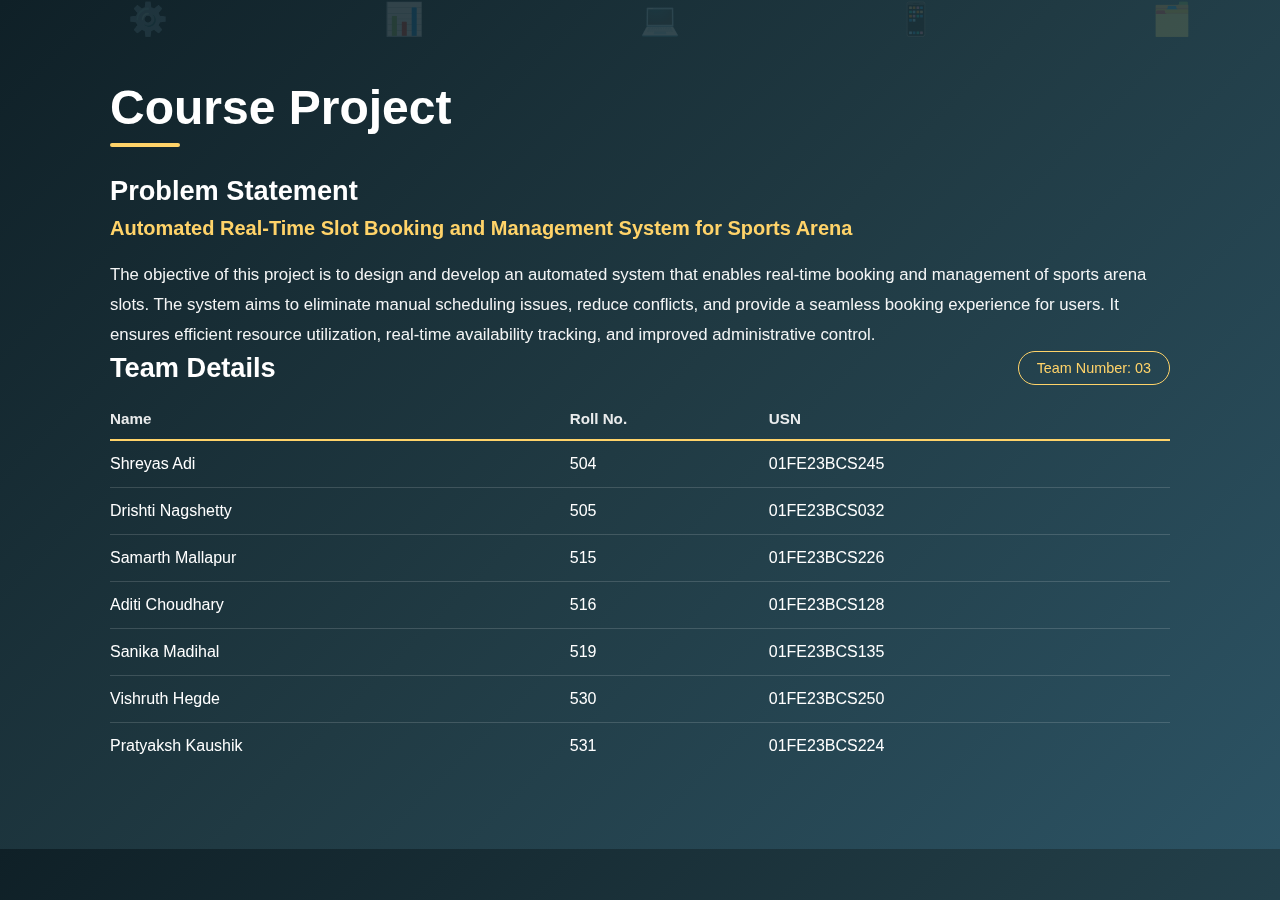
<file: index.html>
<!DOCTYPE html>
<html lang="en">
<head>
    <meta charset="UTF-8">
    <title>Course Project</title>
    <link rel="stylesheet" href="style.css">
</head>
<body>

<!-- FLOATING ICONS -->
<div class="floating-icons">
    <span>⚙️</span>
    <span>📊</span>
    <span>💻</span>
    <span>📱</span>
    <span>🗂️</span>
</div>

<div class="container">

    <!-- MAIN HEADING -->
    <h1 class="page-title">Course Project</h1>

    <!-- PROBLEM STATEMENT CARD -->
    <div class="problem-card">
        <h2>Problem Statement</h2>
        <h3>
            Automated Real-Time Slot Booking and Management System for Sports Arena
        </h3>

        <p>
            The objective of this project is to design and develop an automated
            system that enables real-time booking and management of sports arena
            slots. The system aims to eliminate manual scheduling issues, reduce
            conflicts, and provide a seamless booking experience for users.
            It ensures efficient resource utilization, real-time availability
            tracking, and improved administrative control.
        </p>
    </div>

    <!-- TEAM DETAILS -->
    <div class="team-section">
        <div class="team-header">
            <h2>Team Details</h2>
            <span class="team-badge">Team Number: 03</span>
        </div>

        <table>
            <thead>
                <tr>
                    <th>Name</th>
                    <th>Roll No.</th>
                    <th>USN</th>
                </tr>
            </thead>
            <tbody>
                <tr>
                    <td>Shreyas Adi</td>
                    <td>504</td>
                    <td>01FE23BCS245</td>
                </tr>
                <tr>
                    <td>Drishti Nagshetty</td>
                    <td>505</td>
                    <td>01FE23BCS032</td>
                </tr>
                <tr>
                    <td>Samarth Mallapur</td>
                    <td>515</td>
                    <td>01FE23BCS226</td>
                </tr>
                <tr>
                    <td>Aditi Choudhary</td>
                    <td>516</td>
                    <td>01FE23BCS128</td>
                </tr>
                <tr>
                    <td>Sanika Madihal</td>
                    <td>519</td>
                    <td>01FE23BCS135</td>
                </tr>
                <tr>
                    <td>Vishruth Hegde</td>
                    <td>530</td>
                    <td>01FE23BCS250</td>
                </tr>
                <tr>
                    <td>Pratyaksh Kaushik</td>
                    <td>531</td>
                    <td>01FE23BCS224</td>
                </tr>
            </tbody>
        </table>
    </div>

</div>

</body>
</html>
</file>
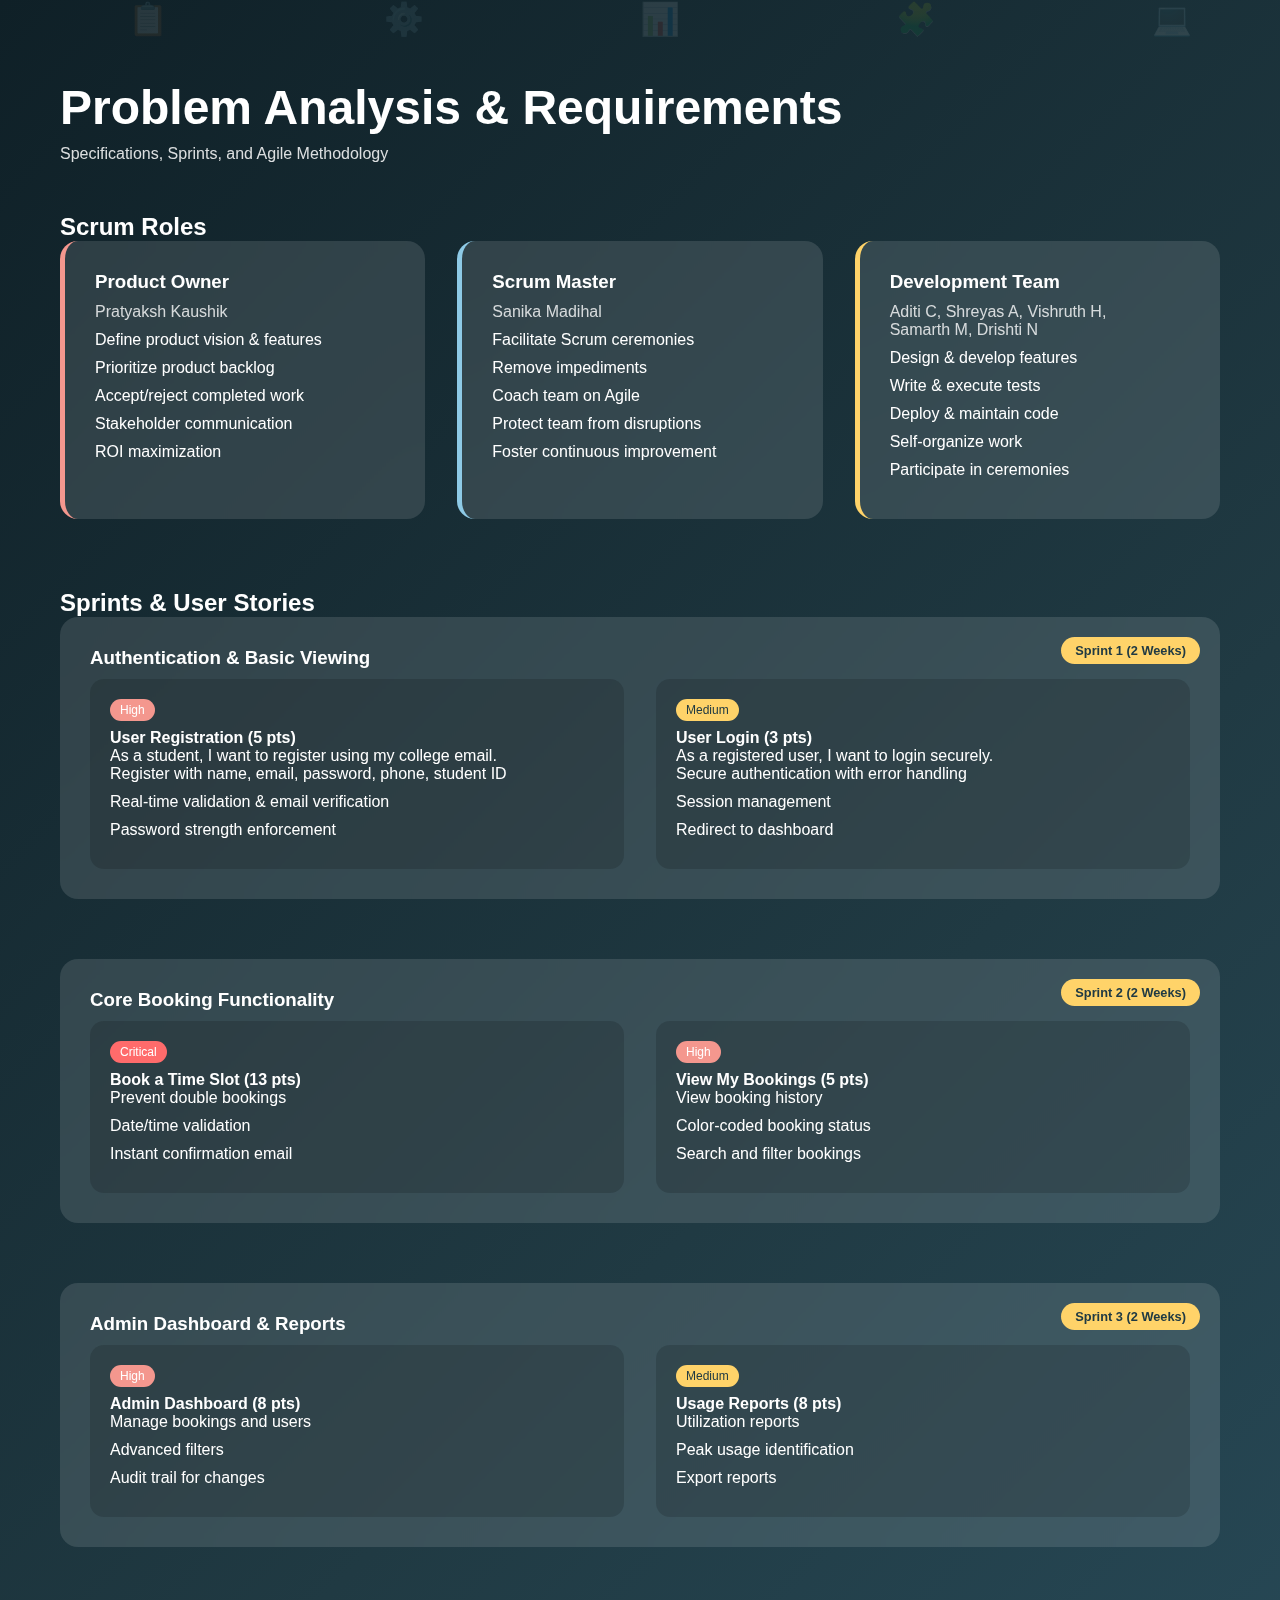
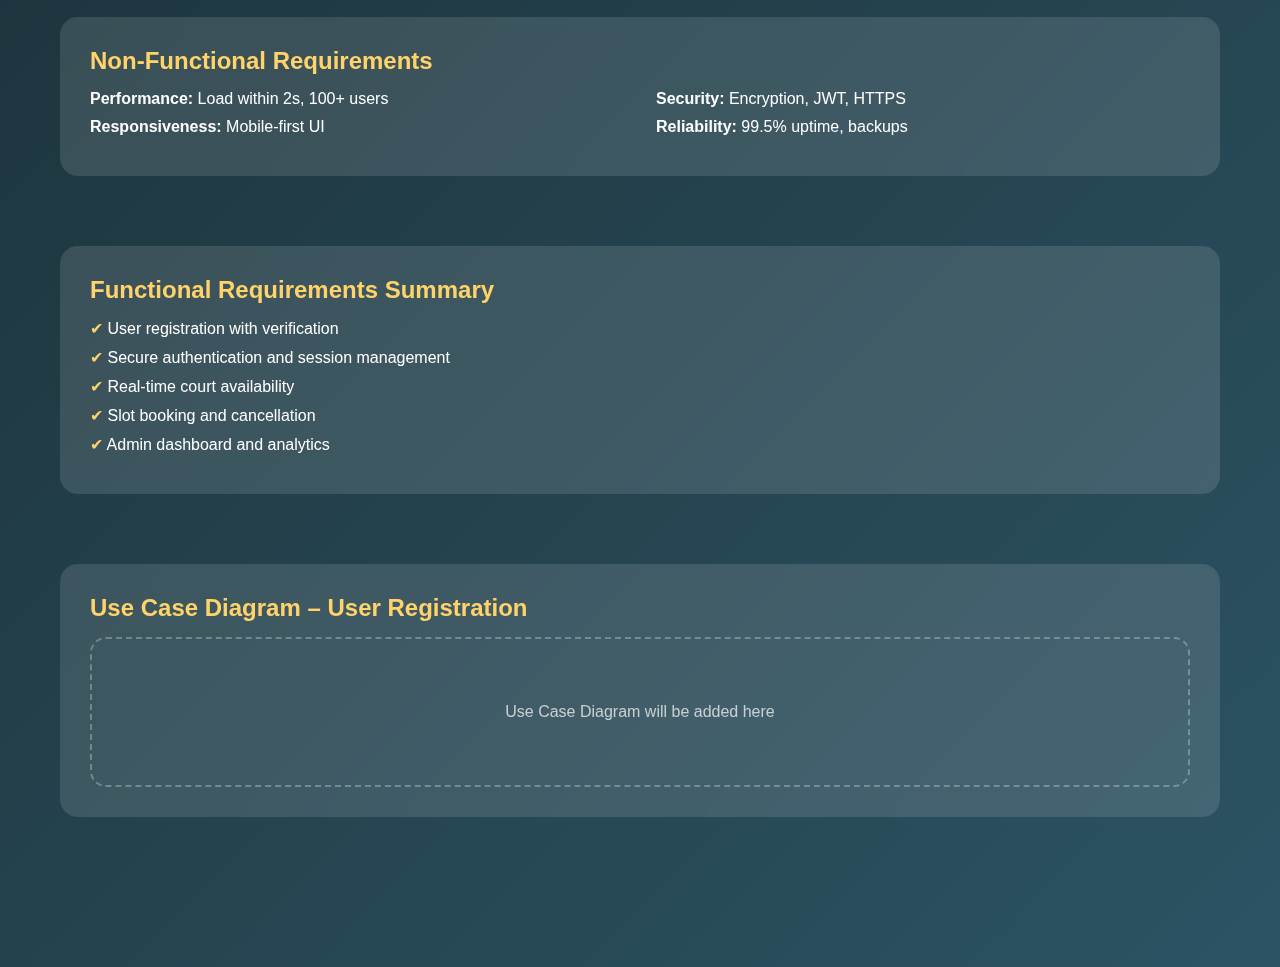
<file: problem-analysis.html>
<!DOCTYPE html>
<html lang="en">
<head>
    <meta charset="UTF-8">
    <title>Problem Analysis & Requirements</title>
    <meta name="viewport" content="width=device-width, initial-scale=1.0">
    <link rel="stylesheet" href="problem-analysis.css">
</head>
<body>

<!-- FLOATING ICONS -->
<div class="floating-icons">
    <span>📋</span>
    <span>⚙️</span>
    <span>📊</span>
    <span>🧩</span>
    <span>💻</span>
</div>

<div class="container">

    <!-- PAGE HEADING -->
    <h1 class="page-title">Problem Analysis & Requirements</h1>
    <p class="subtitle">Specifications, Sprints, and Agile Methodology</p>

    <!-- SCRUM ROLES -->
    <section class="section">
        <h2>Scrum Roles</h2>

        <div class="grid-three">
            <div class="card accent-red">
                <h3>Product Owner</h3>
                <p class="member">Pratyaksh Kaushik</p>
                <ul>
                    <li>Define product vision & features</li>
                    <li>Prioritize product backlog</li>
                    <li>Accept/reject completed work</li>
                    <li>Stakeholder communication</li>
                    <li>ROI maximization</li>
                </ul>
            </div>

            <div class="card accent-blue">
                <h3>Scrum Master</h3>
                <p class="member">Sanika Madihal</p>
                <ul>
                    <li>Facilitate Scrum ceremonies</li>
                    <li>Remove impediments</li>
                    <li>Coach team on Agile</li>
                    <li>Protect team from disruptions</li>
                    <li>Foster continuous improvement</li>
                </ul>
            </div>

            <div class="card accent-yellow">
                <h3>Development Team</h3>
                <p class="member">Aditi C, Shreyas A, Vishruth H,<br>Samarth M, Drishti N</p>
                <ul>
                    <li>Design & develop features</li>
                    <li>Write & execute tests</li>
                    <li>Deploy & maintain code</li>
                    <li>Self-organize work</li>
                    <li>Participate in ceremonies</li>
                </ul>
            </div>
        </div>
    </section>

    <!-- SPRINTS -->
    <section class="section">
        <h2>Sprints & User Stories</h2>

        <div class="card sprint">
            <span class="badge">Sprint 1 (2 Weeks)</span>
            <h3>Authentication & Basic Viewing</h3>

            <div class="grid-two">
                <div class="story">
                    <span class="priority high">High</span>
                    <h4>User Registration (5 pts)</h4>
                    <p>As a student, I want to register using my college email.</p>
                    <ul>
                        <li>Register with name, email, password, phone, student ID</li>
                        <li>Real-time validation & email verification</li>
                        <li>Password strength enforcement</li>
                    </ul>
                </div>

                <div class="story">
                    <span class="priority medium">Medium</span>
                    <h4>User Login (3 pts)</h4>
                    <p>As a registered user, I want to login securely.</p>
                    <ul>
                        <li>Secure authentication with error handling</li>
                        <li>Session management</li>
                        <li>Redirect to dashboard</li>
                    </ul>
                </div>
            </div>
        </div>

        <div class="card sprint">
            <span class="badge">Sprint 2 (2 Weeks)</span>
            <h3>Core Booking Functionality</h3>

            <div class="grid-two">
                <div class="story">
                    <span class="priority critical">Critical</span>
                    <h4>Book a Time Slot (13 pts)</h4>
                    <ul>
                        <li>Prevent double bookings</li>
                        <li>Date/time validation</li>
                        <li>Instant confirmation email</li>
                    </ul>
                </div>

                <div class="story">
                    <span class="priority high">High</span>
                    <h4>View My Bookings (5 pts)</h4>
                    <ul>
                        <li>View booking history</li>
                        <li>Color-coded booking status</li>
                        <li>Search and filter bookings</li>
                    </ul>
                </div>
            </div>
        </div>

        <div class="card sprint">
            <span class="badge">Sprint 3 (2 Weeks)</span>
            <h3>Admin Dashboard & Reports</h3>

            <div class="grid-two">
                <div class="story">
                    <span class="priority high">High</span>
                    <h4>Admin Dashboard (8 pts)</h4>
                    <ul>
                        <li>Manage bookings and users</li>
                        <li>Advanced filters</li>
                        <li>Audit trail for changes</li>
                    </ul>
                </div>

                <div class="story">
                    <span class="priority medium">Medium</span>
                    <h4>Usage Reports (8 pts)</h4>
                    <ul>
                        <li>Utilization reports</li>
                        <li>Peak usage identification</li>
                        <li>Export reports</li>
                    </ul>
                </div>
            </div>
        </div>
    </section>

    <!-- NON FUNCTIONAL REQUIREMENTS -->
    <section class="section">
        <div class="card highlight-card">
            <h2>Non-Functional Requirements</h2>

            <div class="grid-two">
                <ul>
                    <li><strong>Performance:</strong> Load within 2s, 100+ users</li>
                    <li><strong>Responsiveness:</strong> Mobile-first UI</li>
                </ul>
                <ul>
                    <li><strong>Security:</strong> Encryption, JWT, HTTPS</li>
                    <li><strong>Reliability:</strong> 99.5% uptime, backups</li>
                </ul>
            </div>
        </div>
    </section>

    <!-- FUNCTIONAL SUMMARY -->
    <section class="section">
        <div class="card">
            <h2>Functional Requirements Summary</h2>
            <ul class="checklist">
                <li>User registration with verification</li>
                <li>Secure authentication and session management</li>
                <li>Real-time court availability</li>
                <li>Slot booking and cancellation</li>
                <li>Admin dashboard and analytics</li>
            </ul>
        </div>
    </section>

    <!-- USE CASE DIAGRAM SPACE -->
    <section class="section">
        <div class="card diagram-card">
            <h2>Use Case Diagram – User Registration</h2>
            <div class="diagram-placeholder">
                <p>Use Case Diagram will be added here</p>
            </div>
        </div>
    </section>

</div>

</body>
</html>
</file>
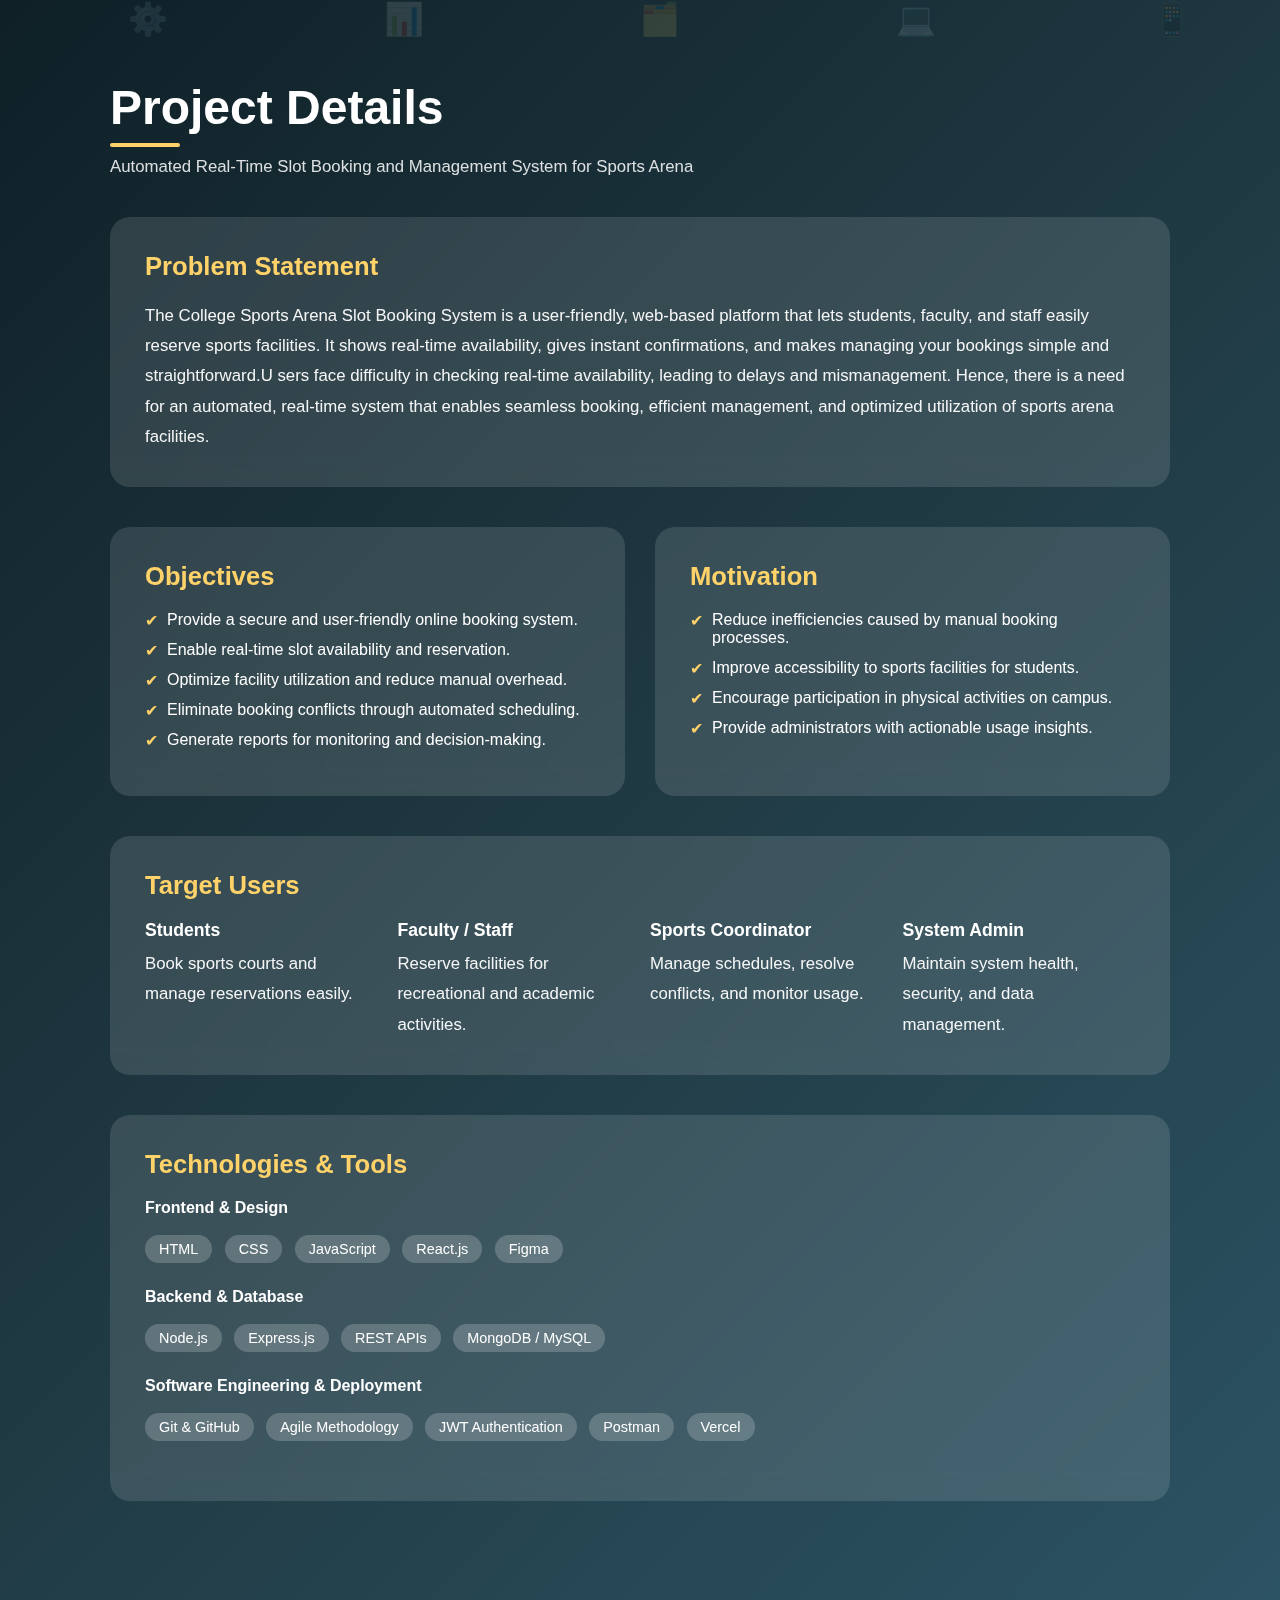
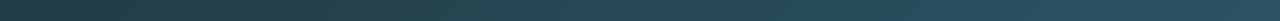
<file: project-details.html>
<!DOCTYPE html>
<html lang="en">
<head>
    <meta charset="UTF-8">
    <title>📘Project Details</title>
    <meta name="viewport" content="width=device-width, initial-scale=1.0">
    <link rel="stylesheet" href="project-details.css">
</head>
<body>

<!-- FLOATING ICONS -->
<div class="floating-icons">
    <span>⚙️</span>
    <span>📊</span>
    <span>🗂️</span>
    <span>💻</span>
    <span>📱</span>
</div>

<div class="container">

    <!-- MAIN HEADING -->
    <h1 class="page-title">Project Details</h1>
    <p class="subtitle">
        Automated Real-Time Slot Booking and Management System for Sports Arena
    </p>

    <!-- PROBLEM STATEMENT -->
    <section class="card problem-card">
        <h2>Problem Statement</h2>
        <p>
          The College Sports 
          Arena Slot Booking System is a user-friendly, web-based platform that lets 
          students, faculty, and staff easily reserve sports facilities. It shows real-time 
          availability, gives instant confirmations, and makes managing your bookings simple
          and straightforward.U sers face difficulty
            in checking real-time availability, leading to delays and mismanagement.
            Hence, there is a need for an automated, real-time system that enables
            seamless booking, efficient management, and optimized utilization of
            sports arena facilities.
        </p>
    </section>

    <!-- OBJECTIVES & MOTIVATION -->
    <div class="grid-two">

        <!-- OBJECTIVES -->
        <section class="card">
            <h2>Objectives</h2>
            <ul class="list">
                <li>Provide a secure and user-friendly online booking system.</li>
                <li>Enable real-time slot availability and reservation.</li>
                <li>Optimize facility utilization and reduce manual overhead.</li>
                <li>Eliminate booking conflicts through automated scheduling.</li>
                <li>Generate reports for monitoring and decision-making.</li>
            </ul>
        </section>

        <!-- MOTIVATION -->
        <section class="card">
            <h2>Motivation</h2>
            <ul class="list">
                <li>Reduce inefficiencies caused by manual booking processes.</li>
                <li>Improve accessibility to sports facilities for students.</li>
                <li>Encourage participation in physical activities on campus.</li>
                <li>Provide administrators with actionable usage insights.</li>
            </ul>
        </section>

    </div>

    <!-- TARGET USERS -->
    <section class="card">
        <h2>Target Users</h2>
        <div class="grid-four">
            <div class="user-box">
                <h3>Students</h3>
                <p>Book sports courts and manage reservations easily.</p>
            </div>
            <div class="user-box">
                <h3>Faculty / Staff</h3>
                <p>Reserve facilities for recreational and academic activities.</p>
            </div>
            <div class="user-box">
                <h3>Sports Coordinator</h3>
                <p>Manage schedules, resolve conflicts, and monitor usage.</p>
            </div>
            <div class="user-box">
                <h3>System Admin</h3>
                <p>Maintain system health, security, and data management.</p>
            </div>
        </div>
    </section>

    <!-- TECHNOLOGIES -->
    <section class="card">
        <h2>Technologies & Tools</h2>

        <div class="tech-group">
            <h4>Frontend & Design</h4>
            <div class="tags">
                <span>HTML</span>
                <span>CSS</span>
                <span>JavaScript</span>
                <span>React.js</span>
                <span>Figma</span>
            </div>
        </div>

        <div class="tech-group">
            <h4>Backend & Database</h4>
            <div class="tags">
                <span>Node.js</span>
                <span>Express.js</span>
                <span>REST APIs</span>
                <span>MongoDB / MySQL</span>
            </div>
        </div>

        <div class="tech-group">
            <h4>Software Engineering & Deployment</h4>
            <div class="tags">
                <span>Git & GitHub</span>
                <span>Agile Methodology</span>
                <span>JWT Authentication</span>
                <span>Postman</span>
                <span>Vercel</span>
            </div>
        </div>
    </section>

</div>

</body>
</html>
</file>
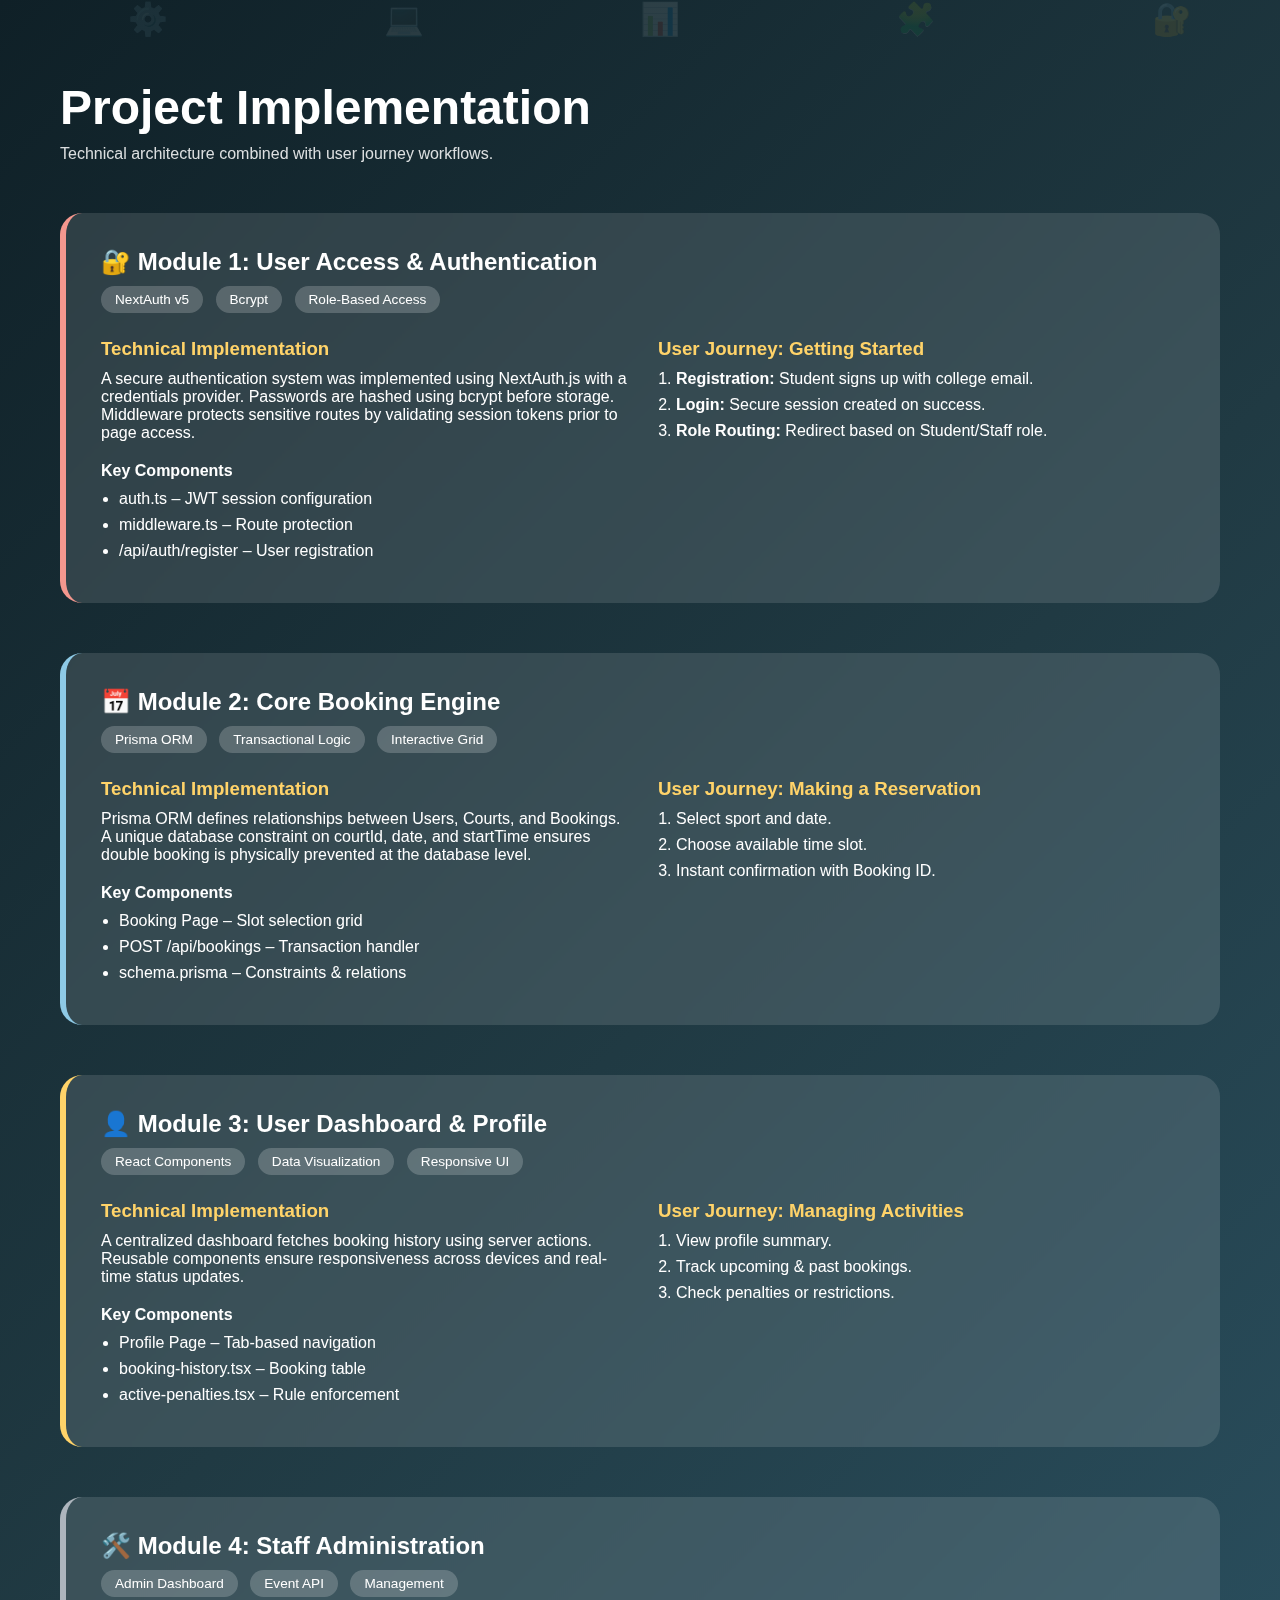
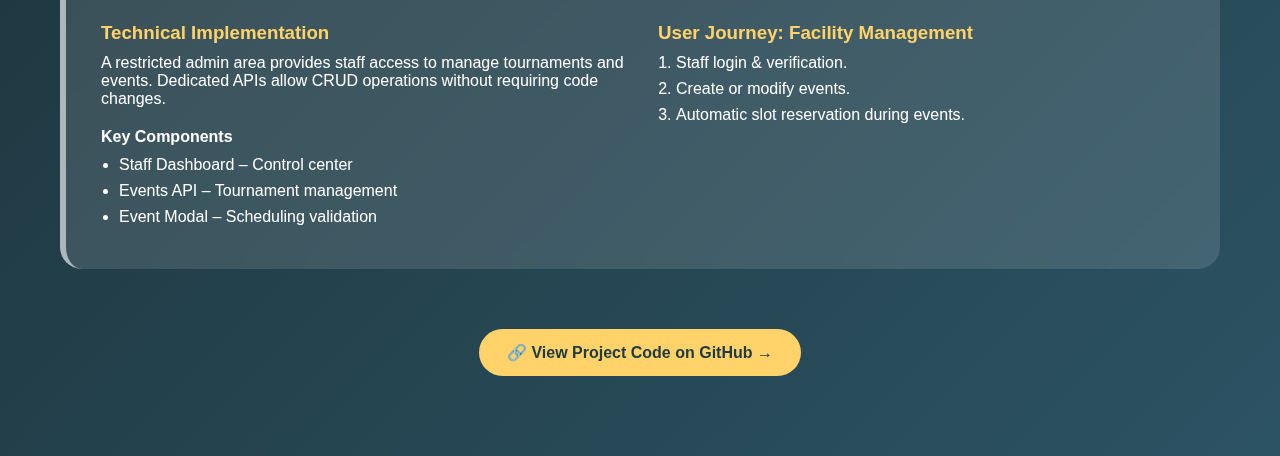
<file: project-implementation.html>
<!DOCTYPE html>
<html lang="en">
<head>
    <meta charset="UTF-8">
    <title>⚙️Project Implementation</title>
    <meta name="viewport" content="width=device-width, initial-scale=1.0">
    <link rel="stylesheet" href="project-implementation.css">
</head>
<body>

<!-- FLOATING ICONS -->
<div class="floating-icons">
    <span>⚙️</span>
    <span>💻</span>
    <span>📊</span>
    <span>🧩</span>
    <span>🔐</span>
</div>

<div class="container">

    <!-- PAGE HEADER -->
    <h1 class="page-title">Project Implementation</h1>
    <p class="subtitle">
        Technical architecture combined with user journey workflows.
    </p>

    <!-- MODULE 1 -->
    <section class="module red">
        <div class="module-header">
            <h2>🔐 Module 1: User Access & Authentication</h2>
            <div class="tags">
                <span>NextAuth v5</span>
                <span>Bcrypt</span>
                <span>Role-Based Access</span>
            </div>
        </div>

        <div class="grid-two">
            <div>
                <h3>Technical Implementation</h3>
                <p>
                    A secure authentication system was implemented using NextAuth.js
                    with a credentials provider. Passwords are hashed using bcrypt
                    before storage. Middleware protects sensitive routes by validating
                    session tokens prior to page access.
                </p>

                <h4>Key Components</h4>
                <ul>
                    <li><code>auth.ts</code> – JWT session configuration</li>
                    <li><code>middleware.ts</code> – Route protection</li>
                    <li><code>/api/auth/register</code> – User registration</li>
                </ul>
            </div>

            <div>
                <h3>User Journey: Getting Started</h3>
                <ol>
                    <li><strong>Registration:</strong> Student signs up with college email.</li>
                    <li><strong>Login:</strong> Secure session created on success.</li>
                    <li><strong>Role Routing:</strong> Redirect based on Student/Staff role.</li>
                </ol>
            </div>
        </div>
    </section>

    <!-- MODULE 2 -->
    <section class="module blue">
        <div class="module-header">
            <h2>📅 Module 2: Core Booking Engine</h2>
            <div class="tags">
                <span>Prisma ORM</span>
                <span>Transactional Logic</span>
                <span>Interactive Grid</span>
            </div>
        </div>

        <div class="grid-two">
            <div>
                <h3>Technical Implementation</h3>
                <p>
                    Prisma ORM defines relationships between Users, Courts, and Bookings.
                    A unique database constraint on courtId, date, and startTime ensures
                    double booking is physically prevented at the database level.
                </p>

                <h4>Key Components</h4>
                <ul>
                    <li>Booking Page – Slot selection grid</li>
                    <li><code>POST /api/bookings</code> – Transaction handler</li>
                    <li><code>schema.prisma</code> – Constraints & relations</li>
                </ul>
            </div>

            <div>
                <h3>User Journey: Making a Reservation</h3>
                <ol>
                    <li>Select sport and date.</li>
                    <li>Choose available time slot.</li>
                    <li>Instant confirmation with Booking ID.</li>
                </ol>
            </div>
        </div>
    </section>

    <!-- MODULE 3 -->
    <section class="module yellow">
        <div class="module-header">
            <h2>👤 Module 3: User Dashboard & Profile</h2>
            <div class="tags">
                <span>React Components</span>
                <span>Data Visualization</span>
                <span>Responsive UI</span>
            </div>
        </div>

        <div class="grid-two">
            <div>
                <h3>Technical Implementation</h3>
                <p>
                    A centralized dashboard fetches booking history using server actions.
                    Reusable components ensure responsiveness across devices and
                    real-time status updates.
                </p>

                <h4>Key Components</h4>
                <ul>
                    <li>Profile Page – Tab-based navigation</li>
                    <li>booking-history.tsx – Booking table</li>
                    <li>active-penalties.tsx – Rule enforcement</li>
                </ul>
            </div>

            <div>
                <h3>User Journey: Managing Activities</h3>
                <ol>
                    <li>View profile summary.</li>
                    <li>Track upcoming & past bookings.</li>
                    <li>Check penalties or restrictions.</li>
                </ol>
            </div>
        </div>
    </section>

    <!-- MODULE 4 -->
    <section class="module gray">
        <div class="module-header">
            <h2>🛠️ Module 4: Staff Administration</h2>
            <div class="tags">
                <span>Admin Dashboard</span>
                <span>Event API</span>
                <span>Management</span>
            </div>
        </div>

        <div class="grid-two">
            <div>
                <h3>Technical Implementation</h3>
                <p>
                    A restricted admin area provides staff access to manage tournaments
                    and events. Dedicated APIs allow CRUD operations without requiring
                    code changes.
                </p>

                <h4>Key Components</h4>
                <ul>
                    <li>Staff Dashboard – Control center</li>
                    <li>Events API – Tournament management</li>
                    <li>Event Modal – Scheduling validation</li>
                </ul>
            </div>

            <div>
                <h3>User Journey: Facility Management</h3>
                <ol>
                    <li>Staff login & verification.</li>
                    <li>Create or modify events.</li>
                    <li>Automatic slot reservation during events.</li>
                </ol>
            </div>
        </div>
    </section>

    <!-- GITHUB BUTTON -->
    <div class="github-link">
        <a href="https://github.com/hegdev13/sports-arena-court-booking" target="_blank">
            🔗 View Project Code on GitHub →
        </a>
    </div>

</div>

</body>
</html>
</file>
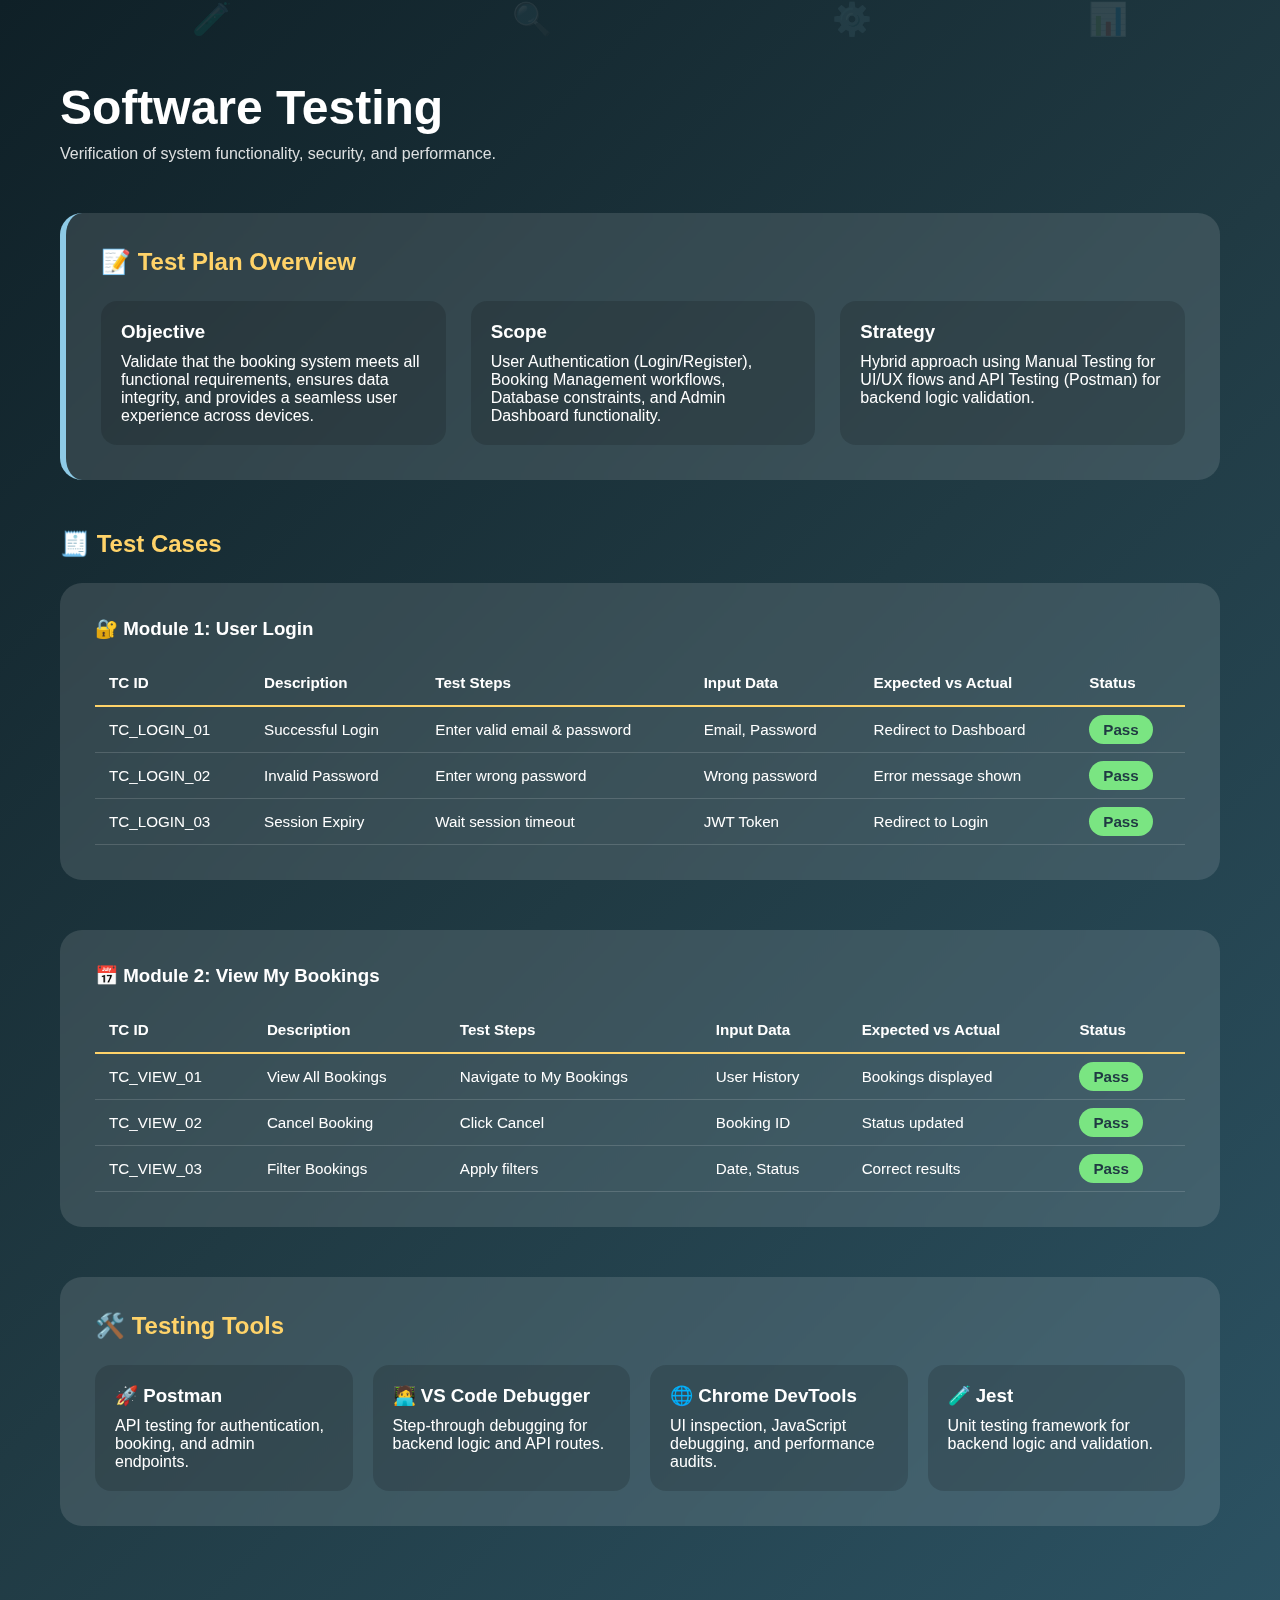
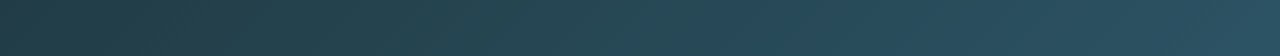
<file: software-testing.html>
<!DOCTYPE html>
<html lang="en">
<head>
    <meta charset="UTF-8">
    <title>🧪Software Testing</title>
    <meta name="viewport" content="width=device-width, initial-scale=1.0">
    <link rel="stylesheet" href="software-testing.css">
</head>
<body>

<!-- FLOATING ICONS -->
<div class="floating-icons">
    <span>🧪</span>
    <span>🔍</span>
    <span>⚙️</span>
    <span>📊</span>
</div>

<div class="container">

    <!-- PAGE HEADER -->
    <h1 class="page-title">Software Testing</h1>
    <p class="subtitle">
        Verification of system functionality, security, and performance.
    </p>

    <!-- TEST PLAN OVERVIEW -->
    <section class="card plan">
        <h2>📝 Test Plan Overview</h2>

        <div class="grid-three">
            <div class="mini-card">
                <h3>Objective</h3>
                <p>
                    Validate that the booking system meets all functional
                    requirements, ensures data integrity, and provides a
                    seamless user experience across devices.
                </p>
            </div>

            <div class="mini-card">
                <h3>Scope</h3>
                <p>
                    User Authentication (Login/Register), Booking Management
                    workflows, Database constraints, and Admin Dashboard
                    functionality.
                </p>
            </div>

            <div class="mini-card">
                <h3>Strategy</h3>
                <p>
                    Hybrid approach using Manual Testing for UI/UX flows and
                    API Testing (Postman) for backend logic validation.
                </p>
            </div>
        </div>
    </section>

    <!-- TEST CASES -->
    <section class="section">
        <h2>🧾 Test Cases</h2>

        <!-- MODULE 1 -->
        <div class="card">
            <h3>🔐 Module 1: User Login</h3>

            <table>
                <thead>
                    <tr>
                        <th>TC ID</th>
                        <th>Description</th>
                        <th>Test Steps</th>
                        <th>Input Data</th>
                        <th>Expected vs Actual</th>
                        <th>Status</th>
                    </tr>
                </thead>
                <tbody>
                    <tr>
                        <td>TC_LOGIN_01</td>
                        <td>Successful Login</td>
                        <td>Enter valid email & password</td>
                        <td>Email, Password</td>
                        <td>Redirect to Dashboard</td>
                        <td><span class="pass">Pass</span></td>
                    </tr>
                    <tr>
                        <td>TC_LOGIN_02</td>
                        <td>Invalid Password</td>
                        <td>Enter wrong password</td>
                        <td>Wrong password</td>
                        <td>Error message shown</td>
                        <td><span class="pass">Pass</span></td>
                    </tr>
                    <tr>
                        <td>TC_LOGIN_03</td>
                        <td>Session Expiry</td>
                        <td>Wait session timeout</td>
                        <td>JWT Token</td>
                        <td>Redirect to Login</td>
                        <td><span class="pass">Pass</span></td>
                    </tr>
                </tbody>
            </table>
        </div>

        <!-- MODULE 2 -->
        <div class="card">
            <h3>📅 Module 2: View My Bookings</h3>

            <table>
                <thead>
                    <tr>
                        <th>TC ID</th>
                        <th>Description</th>
                        <th>Test Steps</th>
                        <th>Input Data</th>
                        <th>Expected vs Actual</th>
                        <th>Status</th>
                    </tr>
                </thead>
                <tbody>
                    <tr>
                        <td>TC_VIEW_01</td>
                        <td>View All Bookings</td>
                        <td>Navigate to My Bookings</td>
                        <td>User History</td>
                        <td>Bookings displayed</td>
                        <td><span class="pass">Pass</span></td>
                    </tr>
                    <tr>
                        <td>TC_VIEW_02</td>
                        <td>Cancel Booking</td>
                        <td>Click Cancel</td>
                        <td>Booking ID</td>
                        <td>Status updated</td>
                        <td><span class="pass">Pass</span></td>
                    </tr>
                    <tr>
                        <td>TC_VIEW_03</td>
                        <td>Filter Bookings</td>
                        <td>Apply filters</td>
                        <td>Date, Status</td>
                        <td>Correct results</td>
                        <td><span class="pass">Pass</span></td>
                    </tr>
                </tbody>
            </table>
        </div>
    </section>

    <!-- TESTING TOOLS -->
    <section class="card tools">
        <h2>🛠️ Testing Tools</h2>

        <div class="grid-four">
            <div class="tool-card">
                <h3>🚀 Postman</h3>
                <p>API testing for authentication, booking, and admin endpoints.</p>
            </div>

            <div class="tool-card">
                <h3>🧑‍💻 VS Code Debugger</h3>
                <p>Step-through debugging for backend logic and API routes.</p>
            </div>

            <div class="tool-card">
                <h3>🌐 Chrome DevTools</h3>
                <p>UI inspection, JavaScript debugging, and performance audits.</p>
            </div>

            <div class="tool-card">
                <h3>🧪 Jest</h3>
                <p>Unit testing framework for backend logic and validation.</p>
            </div>
        </div>
    </section>

</div>

</body>
</html>
</file>
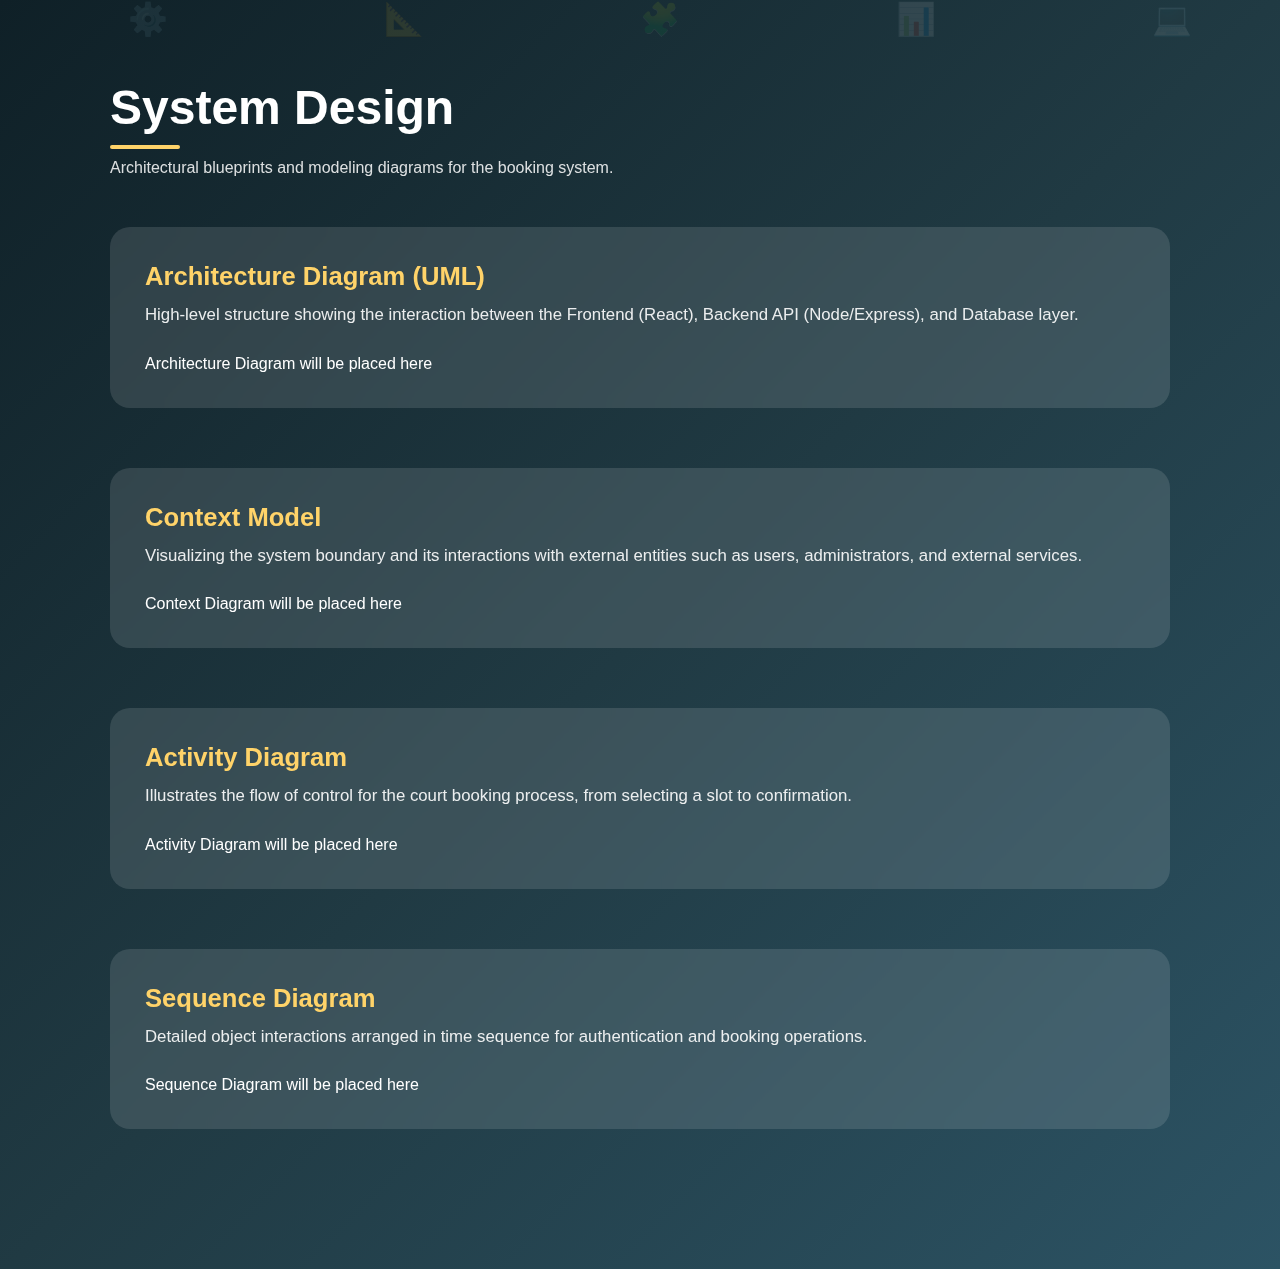
<file: system-design.html>
<!DOCTYPE html>
<html lang="en">
<head>
    <meta charset="UTF-8">
    <title>System Design</title>
    <meta name="viewport" content="width=device-width, initial-scale=1.0">
    <link rel="stylesheet" href="system-design.css">
</head>
<body>

<!-- FLOATING ICONS -->
<div class="floating-icons">
    <span>⚙️</span>
    <span>📐</span>
    <span>🧩</span>
    <span>📊</span>
    <span>💻</span>
</div>

<div class="container">

    <!-- PAGE HEADING -->
    <h1 class="page-title">System Design</h1>
    <p class="subtitle">
        Architectural blueprints and modeling diagrams for the booking system.
    </p>

    <!-- ARCHITECTURE DIAGRAM -->
    <section class="diagram-section">
        <h2>Architecture Diagram (UML)</h2>
        <p class="desc">
            High-level structure showing the interaction between the Frontend (React),
            Backend API (Node/Express), and Database layer.
        </p>

        <div class="diagram-box">
            <p>Architecture Diagram will be placed here</p>
        </div>
    </section>

    <!-- CONTEXT MODEL -->
    <section class="diagram-section">
        <h2>Context Model</h2>
        <p class="desc">
            Visualizing the system boundary and its interactions with external entities
            such as users, administrators, and external services.
        </p>

        <div class="diagram-box">
            <p>Context Diagram will be placed here</p>
        </div>
    </section>

    <!-- ACTIVITY DIAGRAM -->
    <section class="diagram-section">
        <h2>Activity Diagram</h2>
        <p class="desc">
            Illustrates the flow of control for the court booking process,
            from selecting a slot to confirmation.
        </p>

        <div class="diagram-box">
            <p>Activity Diagram will be placed here</p>
        </div>
    </section>

    <!-- SEQUENCE DIAGRAM -->
    <section class="diagram-section">
        <h2>Sequence Diagram</h2>
        <p class="desc">
            Detailed object interactions arranged in time sequence for
            authentication and booking operations.
        </p>

        <div class="diagram-box">
            <p>Sequence Diagram will be placed here</p>
        </div>
    </section>

</div>

</body>
</html>
</file>
<file: style.css>
* {
    margin: 0;
    padding: 0;
    box-sizing: border-box;
    font-family: "Segoe UI", sans-serif;
}

body {
    background: linear-gradient(135deg, #0f2027, #203a43, #2c5364);
    color: #ffffff;
    overflow-x: hidden;
}

/* FLOATING ICONS */
.floating-icons span {
    position: fixed;
    font-size: 2rem;
    opacity: 0.12;
    animation: float 18s linear infinite;
    z-index: 0;
}

.floating-icons span:nth-child(1) { left: 10%; animation-delay: 0s; }
.floating-icons span:nth-child(2) { left: 30%; animation-delay: 4s; }
.floating-icons span:nth-child(3) { left: 50%; animation-delay: 8s; }
.floating-icons span:nth-child(4) { left: 70%; animation-delay: 12s; }
.floating-icons span:nth-child(5) { left: 90%; animation-delay: 16s; }

@keyframes float {
    from { top: 100%; }
    to { top: -20%; }
}

/* CONTAINER */
.container {
    max-width: 1100px;
    margin: auto;
    padding: 80px 20px;
    position: relative;
    z-index: 1;
}

/* PAGE TITLE */
.page-title {
    font-size: 3rem;
    margin-bottom: 40px;
    position: relative;
}

.page-title::after {
    content: "";
    width: 70px;
    height: 4px;
    background: #ffd369;
    position: absolute;
    left: 0;
    bottom: -12px;
    border-radius: 2px;
}

/* GLASS CARD */
.card {
    background: rgba(255, 255, 255, 0.12);
    padding: 35px;
    border-radius: 20px;
    backdrop-filter: blur(12px);
    margin-bottom: 50px;
}

/* PROBLEM STATEMENT */
.problem-card h2 {
    font-size: 1.7rem;
    margin-bottom: 10px;
}

.problem-card h3 {
    font-size: 1.25rem;
    color: #ffd369;
    margin-bottom: 20px;
}

.problem-card p {
    font-size: 1.05rem;
    line-height: 1.8;
    opacity: 0.95;
}

/* TEAM SECTION */
.team-header {
    display: flex;
    justify-content: space-between;
    align-items: center;
    margin-bottom: 25px;
}

.team-header h2 {
    font-size: 1.7rem;
}

.team-badge {
    padding: 8px 18px;
    border-radius: 20px;
    border: 1px solid #ffd369;
    color: #ffd369;
    font-size: 0.9rem;
}

/* TABLE */
table {
    width: 100%;
    border-collapse: collapse;
}

th {
    text-align: left;
    padding-bottom: 12px;
    border-bottom: 2px solid #ffd369;
    font-size: 0.95rem;
    opacity: 0.9;
}

td {
    padding: 14px 0;
    font-size: 1rem;
    border-bottom: 1px solid rgba(255,255,255,0.15);
}

tbody tr:last-child td {
    border-bottom: none;
}
</file>
<file: problem-analysis.css>
* {
    margin: 0;
    padding: 0;
    box-sizing: border-box;
    font-family: "Segoe UI", sans-serif;
}

body {
    background: linear-gradient(135deg, #0f2027, #203a43, #2c5364);
    color: #ffffff;
    overflow-x: hidden;
}

/* FLOATING ICONS */
.floating-icons span {
    position: fixed;
    font-size: 2rem;
    opacity: 0.1;
    animation: float 20s linear infinite;
    z-index: 0;
}

@keyframes float {
    from { top: 100%; }
    to { top: -20%; }
}

.floating-icons span:nth-child(1){left:10%;}
.floating-icons span:nth-child(2){left:30%;}
.floating-icons span:nth-child(3){left:50%;}
.floating-icons span:nth-child(4){left:70%;}
.floating-icons span:nth-child(5){left:90%;}

/* LAYOUT */
.container {
    max-width: 1200px;
    margin: auto;
    padding: 80px 20px;
    position: relative;
    z-index: 1;
}

.page-title {
    font-size: 3rem;
    margin-bottom: 10px;
}

.subtitle {
    margin: 10px 0 50px;
    opacity: 0.85;
}

/* SECTION SPACING */
.section {
    margin-bottom: 70px; /* 🔥 SPACE BETWEEN SPRINT SECTIONS */
}

/* GRID LAYOUTS */
.grid-two {
    display: grid;
    grid-template-columns: repeat(auto-fit, minmax(280px,1fr));
    gap: 32px; /* 🔥 SPACE BETWEEN BOXES */
}

.grid-three {
    display: grid;
    grid-template-columns: repeat(auto-fit, minmax(250px,1fr));
    gap: 32px; /* 🔥 SPACE BETWEEN BOXES */
}

/* CARD */
.card {
    background: rgba(255,255,255,0.12);
    padding: 30px;
    border-radius: 18px;
    backdrop-filter: blur(12px);
    transition: transform 0.3s ease;
}

.card:hover {
    transform: translateY(-6px); /* subtle lift */
}

.card h2 {
    color: #ffd369;
    margin-bottom: 15px;
}

.card h3 {
    margin-bottom: 10px;
}

.member {
    opacity: 0.8;
    margin-bottom: 10px;
}

/* ACCENTS */
.accent-red { border-left: 5px solid #f4978e; }
.accent-blue { border-left: 5px solid #8ecae6; }
.accent-yellow { border-left: 5px solid #ffd369; }

/* LISTS */
ul {
    list-style: none;
}

ul li {
    margin-bottom: 10px;
}

/* SPRINT BLOCK */
.sprint {
    position: relative;
    margin-bottom: 60px; /* 🔥 SPACE BETWEEN DIFFERENT SPRINTS */
}

/* BADGE */
.badge {
    position: absolute;
    top: 20px;
    right: 20px;
    background: #ffd369;
    color: #203a43;
    padding: 6px 14px;
    border-radius: 20px;
    font-size: 0.8rem;
    font-weight: 600;
}

/* STORIES */
.story {
    background: rgba(0,0,0,0.15);
    padding: 20px;
    border-radius: 14px;
}

/* PRIORITY TAGS */
.priority {
    display: inline-block;
    padding: 4px 10px;
    border-radius: 12px;
    font-size: 0.75rem;
    margin-bottom: 8px;
}

.high { background:#f4978e; }
.medium { background:#ffd369; color:#203a43; }
.critical { background:#ff6b6b; }

/* CHECKLIST */
.checklist li::before {
    content: "✔ ";
    color: #ffd369;
}

/* DIAGRAM */
.diagram-placeholder {
    height: 150px;
    border: 2px dashed rgba(255,255,255,0.4);
    display: flex;
    align-items: center;
    justify-content: center;
    opacity: 0.7;
    border-radius: 16px;
}

.diagram-container {
    margin-top: 25px;
    padding: 20px;
    background: rgba(255,255,255,0.08);
    border-radius: 16px;
    text-align: center;
}

.diagram-container img {
    max-width: 75%;
    height: auto;
    border-radius: 12px;
}
</file>
<file: project-details.css>
* {
    margin: 0;
    padding: 0;
    box-sizing: border-box;
    font-family: "Segoe UI", sans-serif;
}

body {
    background: linear-gradient(135deg, #0f2027, #203a43, #2c5364);
    color: #ffffff;
    overflow-x: hidden;
}

/* FLOATING ICONS */
.floating-icons span {
    position: fixed;
    font-size: 2rem;
    opacity: 0.12;
    animation: float 18s linear infinite;
    z-index: 0;
}

.floating-icons span:nth-child(1) { left: 10%; animation-delay: 0s; }
.floating-icons span:nth-child(2) { left: 30%; animation-delay: 4s; }
.floating-icons span:nth-child(3) { left: 50%; animation-delay: 8s; }
.floating-icons span:nth-child(4) { left: 70%; animation-delay: 12s; }
.floating-icons span:nth-child(5) { left: 90%; animation-delay: 16s; }

@keyframes float {
    from { top: 100%; }
    to { top: -20%; }
}

/* CONTAINER */
.container {
    max-width: 1100px;
    margin: auto;
    padding: 80px 20px;
    position: relative;
    z-index: 1;
}

/* HEADINGS */
.page-title {
    font-size: 3rem;
    margin-bottom: 10px;
}

.page-title::after {
    content: "";
    width: 70px;
    height: 4px;
    background: #ffd369;
    display: block;
    margin-top: 8px;
    border-radius: 2px;
}

.subtitle {
    font-size: 1.05rem;
    opacity: 0.85;
    margin-bottom: 40px;
}

/* GLASS CARD */
.card {
    background: rgba(255, 255, 255, 0.12);
    padding: 35px;
    border-radius: 20px;
    backdrop-filter: blur(12px);
    margin-bottom: 40px;
}

.card h2 {
    font-size: 1.6rem;
    margin-bottom: 20px;
    color: #ffd369;
}

.card p {
    font-size: 1.05rem;
    line-height: 1.8;
    opacity: 0.95;
}

/* GRID */
.grid-two {
    display: grid;
    grid-template-columns: repeat(auto-fit, minmax(280px, 1fr));
    gap: 30px;
}

.grid-four {
    display: grid;
    grid-template-columns: repeat(auto-fit, minmax(200px, 1fr));
    gap: 20px;
}

/* LIST */
.list {
    list-style: none;
}

.list li {
    padding-left: 22px;
    margin-bottom: 12px;
    position: relative;
}

.list li::before {
    content: "✔";
    position: absolute;
    left: 0;
    color: #ffd369;
}

/* USERS */
.user-box h3 {
    margin-bottom: 8px;
    font-size: 1.1rem;
}

/* TECH */
.tech-group {
    margin-bottom: 25px;
}

.tech-group h4 {
    margin-bottom: 12px;
    font-weight: 600;
}

.tags span {
    display: inline-block;
    margin: 6px 8px 0 0;
    padding: 6px 14px;
    border-radius: 20px;
    background: rgba(255, 255, 255, 0.2);
    font-size: 0.9rem;
}
</file>
<file: project-implementation.css>
* {
    margin: 0;
    padding: 0;
    box-sizing: border-box;
    font-family: "Segoe UI", sans-serif;
}

body {
    background: linear-gradient(135deg, #0f2027, #203a43, #2c5364);
    color: #ffffff;
    overflow-x: hidden;
}

/* FLOATING ICONS */
.floating-icons span {
    position: fixed;
    font-size: 2rem;
    opacity: 0.1;
    animation: float 20s linear infinite;
}

@keyframes float {
    from { top: 100%; }
    to { top: -20%; }
}

.floating-icons span:nth-child(1){left:10%;}
.floating-icons span:nth-child(2){left:30%;}
.floating-icons span:nth-child(3){left:50%;}
.floating-icons span:nth-child(4){left:70%;}
.floating-icons span:nth-child(5){left:90%;}

/* LAYOUT */
.container {
    max-width: 1200px;
    margin: auto;
    padding: 80px 20px;
    position: relative;
    z-index: 1;
}

.page-title {
    font-size: 3rem;
}

.subtitle {
    margin: 10px 0 50px;
    opacity: 0.85;
}

/* MODULE */
.module {
    background: rgba(255,255,255,0.12);
    padding: 35px;
    border-radius: 22px;
    margin-bottom: 50px;
    backdrop-filter: blur(12px);
}

.module-header {
    margin-bottom: 25px;
}

.module-header h2 {
    margin-bottom: 10px;
}

.tags span {
    display: inline-block;
    padding: 6px 14px;
    margin-right: 8px;
    border-radius: 18px;
    background: rgba(255,255,255,0.2);
    font-size: 0.85rem;
}

/* COLORS */
.red { border-left: 6px solid #f4978e; }
.blue { border-left: 6px solid #8ecae6; }
.yellow { border-left: 6px solid #ffd369; }
.gray { border-left: 6px solid #adb5bd; }

/* GRID */
.grid-two {
    display: grid;
    grid-template-columns: repeat(auto-fit, minmax(300px,1fr));
    gap: 30px;
}

h3 {
    margin-bottom: 10px;
    color: #ffd369;
}

h4 {
    margin: 20px 0 10px;
}

ul, ol {
    margin-left: 18px;
}

li {
    margin-bottom: 8px;
}

/* GITHUB BUTTON */
.github-link {
    text-align: center;
    margin-top: 60px;
}

.github-link a {
    display: inline-block;
    padding: 14px 28px;
    border-radius: 30px;
    background: #ffd369;
    color: #203a43;
    font-weight: bold;
    text-decoration: none;
    transition: transform 0.3s ease;
}

.github-link a:hover {
    transform: translateY(-4px);
}
</file>
<file: software-testing.css>
* {
    margin: 0;
    padding: 0;
    box-sizing: border-box;
    font-family: "Segoe UI", sans-serif;
}

body {
    background: linear-gradient(135deg, #0f2027, #203a43, #2c5364);
    color: #ffffff;
    overflow-x: hidden;
}

/* FLOATING ICONS */
.floating-icons span {
    position: fixed;
    font-size: 2rem;
    opacity: 0.1;
    animation: float 18s linear infinite;
}

@keyframes float {
    from { top: 100%; }
    to { top: -20%; }
}

.floating-icons span:nth-child(1){left:15%;}
.floating-icons span:nth-child(2){left:40%;}
.floating-icons span:nth-child(3){left:65%;}
.floating-icons span:nth-child(4){left:85%;}

/* LAYOUT */
.container {
    max-width: 1200px;
    margin: auto;
    padding: 80px 20px;
    position: relative;
    z-index: 1;
}

.page-title {
    font-size: 3rem;
}

.subtitle {
    margin: 10px 0 50px;
    opacity: 0.85;
}

/* CARDS */
.card {
    background: rgba(255,255,255,0.12);
    padding: 35px;
    border-radius: 22px;
    margin-bottom: 50px;
    backdrop-filter: blur(12px);
}

.plan {
    border-left: 6px solid #8ecae6;
}

h2 {
    color: #ffd369;
    margin-bottom: 25px;
}

h3 {
    margin-bottom: 10px;
}

/* GRID */
.grid-three {
    display: grid;
    grid-template-columns: repeat(auto-fit, minmax(260px,1fr));
    gap: 25px;
}

.grid-four {
    display: grid;
    grid-template-columns: repeat(auto-fit, minmax(200px,1fr));
    gap: 20px;
}

/* MINI CARDS */
.mini-card {
    background: rgba(0,0,0,0.15);
    padding: 20px;
    border-radius: 16px;
}

/* TABLE */
table {
    width: 100%;
    border-collapse: collapse;
    margin-top: 20px;
}

th, td {
    padding: 14px;
    text-align: left;
    font-size: 0.95rem;
}

thead {
    border-bottom: 2px solid #ffd369;
}

tbody tr {
    border-bottom: 1px solid rgba(255,255,255,0.15);
}

.pass {
    background: #7ae582;
    color: #203a43;
    padding: 6px 14px;
    border-radius: 20px;
    font-weight: bold;
}

/* TOOLS */
.tool-card {
    background: rgba(0,0,0,0.15);
    padding: 20px;
    border-radius: 16px;
}
/* IMPROVEMENTS SECTION */
.improvements h2 {
    margin-bottom: 20px;
}

.improvement-list {
    list-style: none;            /* remove default bullets */
    padding-left: 0;
}

.improvement-list li {
    background: rgba(255, 255, 255, 0.08);
    margin-bottom: 14px;
    padding: 14px 18px;
    border-radius: 14px;
    line-height: 1.6;
    font-size: 1.05rem;
    display: flex;
    align-items: flex-start;
    gap: 10px;
    transition: transform 0.3s ease, background 0.3s ease;
}

/* Hover effect */
.improvement-list li:hover {
    background: rgba(255, 211, 105, 0.18);
    transform: translateX(6px);
}
</file>
<file: system-design.css>
* {
    margin: 0;
    padding: 0;
    box-sizing: border-box;
    font-family: "Segoe UI", sans-serif;
}

body {
    background: linear-gradient(135deg, #0f2027, #203a43, #2c5364);
    color: #ffffff;
    overflow-x: hidden;
}

/* FLOATING ICONS */
.floating-icons span {
    position: fixed;
    font-size: 2rem;
    opacity: 0.1;
    animation: float 20s linear infinite;
    z-index: 0;
}

@keyframes float {
    from { top: 100%; }
    to { top: -20%; }
}

.floating-icons span:nth-child(1){ left: 10%; }
.floating-icons span:nth-child(2){ left: 30%; }
.floating-icons span:nth-child(3){ left: 50%; }
.floating-icons span:nth-child(4){ left: 70%; }
.floating-icons span:nth-child(5){ left: 90%; }

/* LAYOUT */
.container {
    max-width: 1100px;
    margin: auto;
    padding: 80px 20px;
    position: relative;
    z-index: 1;
}

/* HEADINGS */
.page-title {
    font-size: 3rem;
    margin-bottom: 10px;
}

.page-title::after {
    content: "";
    width: 70px;
    height: 4px;
    background: #ffd369;
    display: block;
    margin-top: 10px;
    border-radius: 2px;
}

.subtitle {
    opacity: 0.85;
    margin-bottom: 50px;
}

/* DIAGRAM SECTIONS */
.diagram-section {
    margin-bottom: 60px;
    background: rgba(255,255,255,0.12);
    padding: 35px;
    border-radius: 20px;
    backdrop-filter: blur(12px);
}

.diagram-section h2 {
    font-size: 1.6rem;
    color: #ffd369;
    margin-bottom: 10px;
}

.desc {
    font-size: 1.05rem;
    opacity: 0.9;
    margin-bottom: 25px;
    line-height: 1.7;
}

/* DIAGRAM CONTAINER (FOR IMAGES) */
.diagram-container {
    margin-top: 20px;
    padding: 15px;
    border: 2px dashed rgba(255,255,255,0.4);
    border-radius: 16px;
    text-align: center;
    background: rgba(255,255,255,0.05);
}

/* DIAGRAM IMAGE (SIZE CONTROL – IMPORTANT) */
.diagram-img {
    width: 700px;          /* 🔥 CHANGE THIS to resize diagram */
    max-width: 100%;       /* Responsive on small screens */
    height: auto;
    border-radius: 12px;
    display: block;
    margin: 0 auto;
}
</file>
